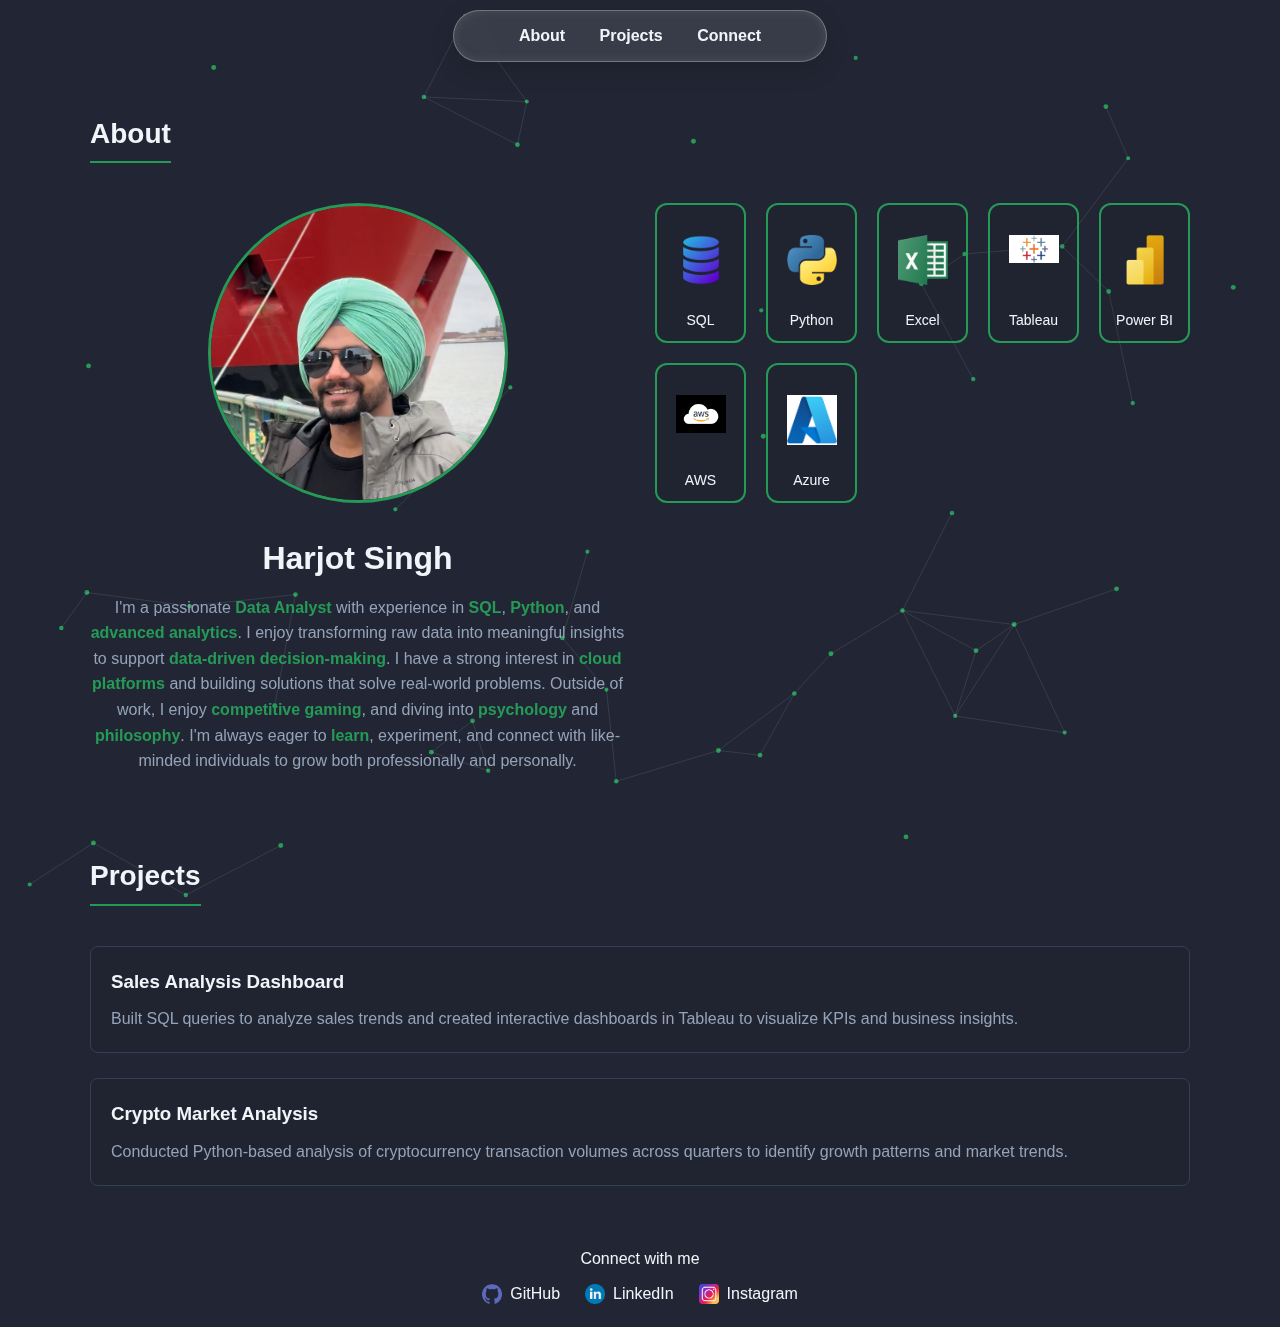
<file: index.html>
<!DOCTYPE html>
<html lang="en">
<head>
    <meta charset="UTF-8">
    <meta name="viewport" content="width=device-width, initial-scale=1.0">
    <title>Harjot Singh | Data Analyst</title>
    <link rel="stylesheet" href="css/style.css">
</head>

<canvas id="bg-canvas"></canvas>
<body>


    

    <!-- ===== Header ===== -->
    <header class="header">
        <nav class="navbar">
            <div class="nav-container">
                <a href="#about">About</a>
                <a href="#projects">Projects</a>
               <!-- <a href="interests.html">Interests</a>-->
                <a href="#connect">Connect</a>
            </div>
        </nav>
    </header>

    <main>

        <!-- ===== About Section ===== -->
        <section id="about" class="about-section">
            <div class="container">

                <h2 class="section-title">About</h2>

                <div class="about-layout">

                    <!-- Left Side -->
                    <div class="about-left">

                        <div class="profile-image">
                            <img src="images/imgimg.jpeg" alt="Harjot Singh">
                        </div>

                      <div class="bio">
    <h1>Harjot Singh</h1>
    <p>
        I'm a passionate <span class="accent-text">Data Analyst</span> with experience in 
        <span class="accent-text">SQL</span>, <span class="accent-text">Python</span>, 
        and <span class="accent-text">advanced analytics</span>. I enjoy transforming raw data 
        into meaningful insights to support <span class="accent-text">data-driven decision-making</span>. 
        I have a strong interest in <span class="accent-text">cloud platforms</span> and building 
        solutions that solve real-world problems. Outside of work, I enjoy 
        <span class="accent-text">competitive gaming</span>, 
        and diving into <span class="accent-text">psychology</span> and <span class="accent-text">philosophy</span>. 
        I'm always eager to <span class="accent-text">learn</span>, experiment, and connect with 
        like-minded individuals to grow both professionally and personally.
    </p>
</div>


                    </div>

                    <!-- Right Side -->
                    <div class="about-right">

                        <div class="skills-grid">

                            <div class="skill-card">
                                <img src="images/sql.png" alt="SQL">
                                <span>SQL</span>
                            </div>

                            <div class="skill-card">
                                <img src="images/python.png" alt="Python">
                                <span>Python</span>
                            </div>

                            <div class="skill-card">
                                <img src="images/excel.png" alt="Excel">
                                <span>Excel</span>
                            </div>

                            <div class="skill-card">
                                <img src="images/tableau.png" alt="Tableau">
                                <span>Tableau</span>
                            </div>

                            <div class="skill-card">
                                <img src="images/powerbi.png" alt="Power BI">
                                <span>Power BI</span>
                            </div>

                            <div class="skill-card">
                                <img src="images/aws.png" alt="AWS">
                                <span>AWS</span>
                            </div>

                            <div class="skill-card">
                                <img src="images/azure.jpg" alt="Azure">
                                <span>Azure</span>
                            </div>

                        </div>

                    </div>

                </div>

            </div>
        </section>

        <!-- ===== Projects Section ===== -->
        <section id="projects" class="projects-section">
            <div class="container">

                <h2 class="section-title">Projects</h2>

                <div class="projects-grid">

                    <div class="project-card">
                        <h3>Sales Analysis Dashboard</h3>
                        <p>
                            Built SQL queries to analyze sales trends and created interactive 
                            dashboards in Tableau to visualize KPIs and business insights.
                        </p>
                    </div>

                    <div class="project-card">
                        <h3>Crypto Market Analysis</h3>
                        <p>
                            Conducted Python-based analysis of cryptocurrency transaction volumes 
                            across quarters to identify growth patterns and market trends.
                        </p>
                    </div>

                </div>

            </div>
        </section>

    </main>

   <footer>
    <p id = "connect"class="connect">Connect with me</p>
    <div class="social-links">
        <a href="https://github.com/machine0man" target="_blank" rel="noopener">
            <img src="images/github.png" alt="GitHub"> GitHub
        </a> 
        <a href="https://www.linkedin.com/in/machine0man" target="_blank" rel="noopener">
            <img src="images/linkedin.png" alt="LinkedIn"> LinkedIn
        </a> 
        <a href="https://www.instagram.com/" target="_blank" rel="noopener">
            <img src="images/instagram.png" alt="Instagram"> Instagram
        </a>
    </div>
</footer>



   <script>
const canvas = document.getElementById("bg-canvas");
const ctx = canvas.getContext("2d");

let width = canvas.width = window.innerWidth;
let height = canvas.height = window.innerHeight;

const nodes = [];
const nodeCount = 50;

// Node class
class Node {
    constructor() {
        this.x = Math.random() * width;
        this.y = Math.random() * height;
        this.vx = (Math.random() - 0.5) * 0.2;
        this.vy = (Math.random() - 0.5) * 0.2;
        this.radius = 2 + Math.random() * 0.5;
    }

    move() {
        this.x += this.vx;
        this.y += this.vy;

        if (this.x < 0 || this.x > width) this.vx *= -1;
        if (this.y < 0 || this.y > height) this.vy *= -1;
    }

    draw() {
        ctx.beginPath();
        ctx.arc(this.x, this.y, this.radius, 0, Math.PI * 2);
        ctx.fillStyle = getComputedStyle(document.documentElement).getPropertyValue('--accent').trim();
        ctx.fill();
    }
}

// Create nodes
for (let i = 0; i < nodeCount; i++) {
    nodes.push(new Node());
}

// Draw edges between close nodes
function drawEdges() {
    for (let i = 0; i < nodes.length; i++) {
        for (let j = i + 1; j < nodes.length; j++) {
            const dx = nodes[i].x - nodes[j].x;
            const dy = nodes[i].y - nodes[j].y;
            const dist = Math.sqrt(dx * dx + dy * dy);
            if (dist < 120) { // max distance to connect
                ctx.beginPath();
                ctx.moveTo(nodes[i].x, nodes[i].y);
                ctx.lineTo(nodes[j].x, nodes[j].y);
                ctx.strokeStyle = "rgba(255,255,255,0.2)"; // white lines
                ctx.lineWidth = 0.5;
                ctx.stroke();
            }
        }
    }
}

// Animation loop
function animate() {
    ctx.clearRect(0, 0, width, height);
    nodes.forEach(node => {
        node.move();
        node.draw();
    });
    drawEdges();
    requestAnimationFrame(animate);
}

animate();

// Resize canvas on window resize
window.addEventListener("resize", () => {
    width = canvas.width = window.innerWidth;
    height = canvas.height = window.innerHeight;
});
</script>


</body>
</html>
</file>
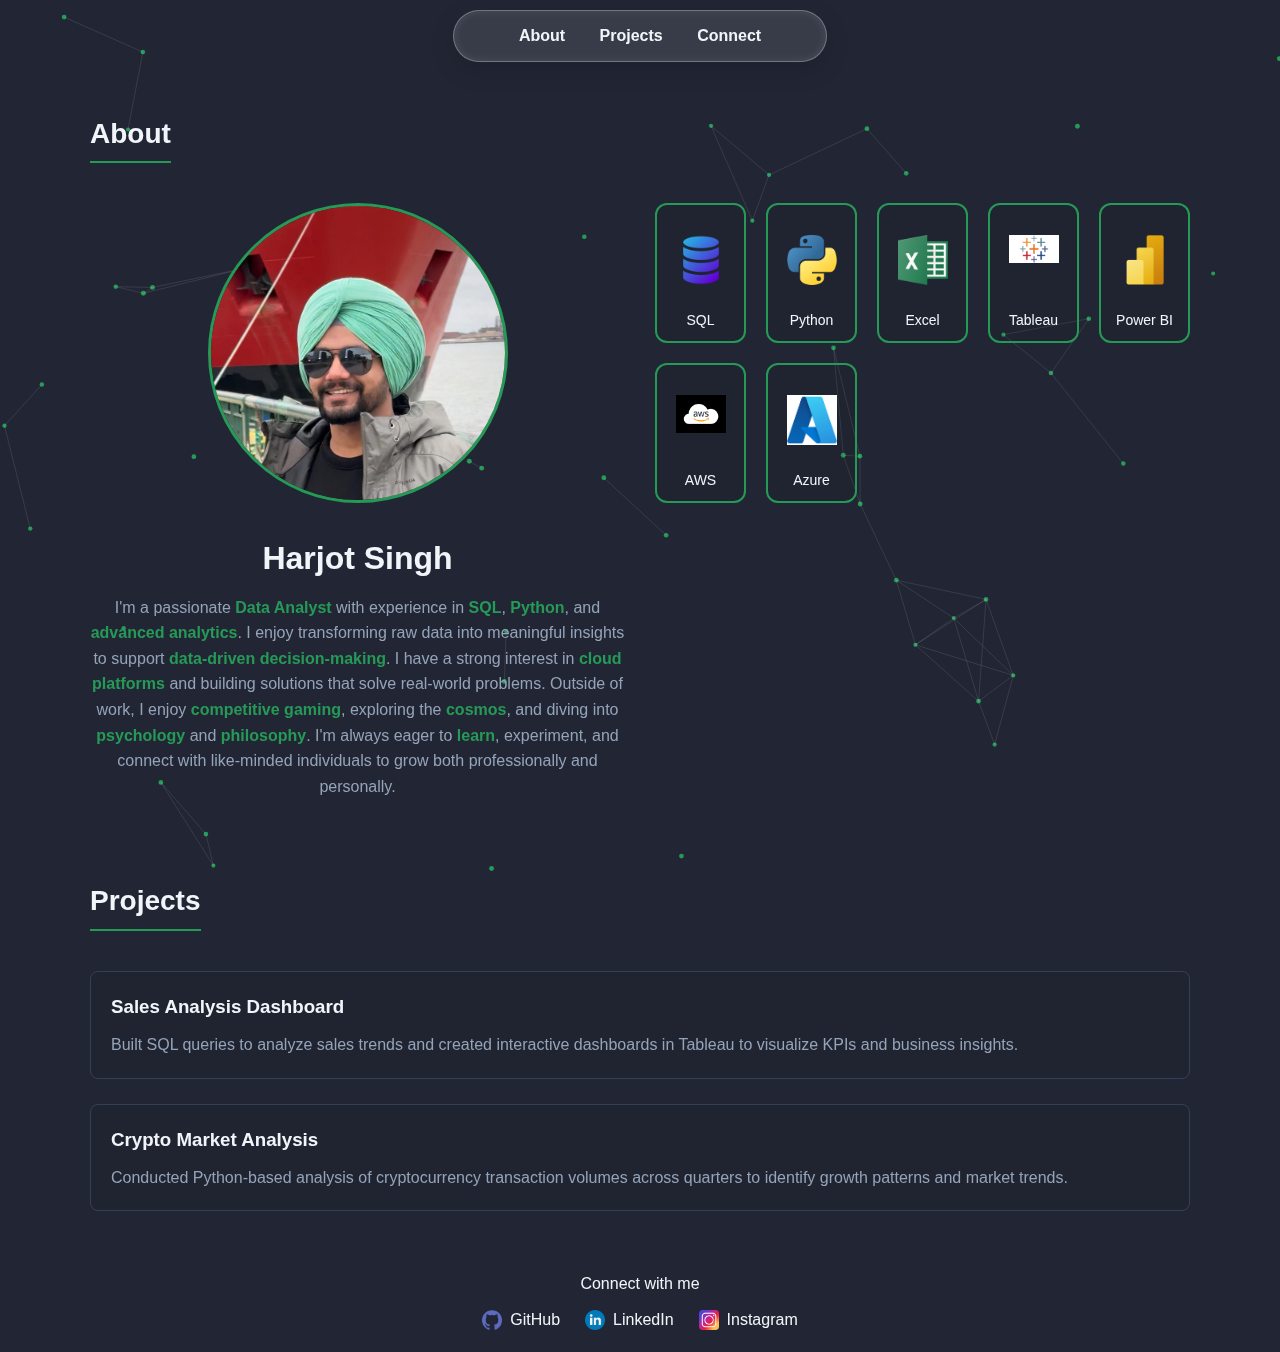
<file: home.html>
<!DOCTYPE html>
<html lang="en">
<head>
    <meta charset="UTF-8">
    <meta name="viewport" content="width=device-width, initial-scale=1.0">
    <title>Harjot Singh | Data Analyst</title>
    <link rel="stylesheet" href="css/style.css">
</head>

<canvas id="bg-canvas"></canvas>
<body>


    

    <!-- ===== Header ===== -->
    <header class="header">
        <nav class="navbar">
            <div class="nav-container">
                <a href="#about">About</a>
                <a href="#projects">Projects</a>
               <!-- <a href="interests.html">Interests</a>-->
                <a href="#connect">Connect</a>
            </div>
        </nav>
    </header>

    <main>

        <!-- ===== About Section ===== -->
        <section id="about" class="about-section">
            <div class="container">

                <h2 class="section-title">About</h2>

                <div class="about-layout">

                    <!-- Left Side -->
                    <div class="about-left">

                        <div class="profile-image">
                            <img src="images/imgimg.jpeg" alt="Harjot Singh">
                        </div>

                      <div class="bio">
    <h1>Harjot Singh</h1>
    <p>
        I'm a passionate <span class="accent-text">Data Analyst</span> with experience in 
        <span class="accent-text">SQL</span>, <span class="accent-text">Python</span>, 
        and <span class="accent-text">advanced analytics</span>. I enjoy transforming raw data 
        into meaningful insights to support <span class="accent-text">data-driven decision-making</span>. 
        I have a strong interest in <span class="accent-text">cloud platforms</span> and building 
        solutions that solve real-world problems. Outside of work, I enjoy 
        <span class="accent-text">competitive gaming</span>, exploring the <span class="accent-text">cosmos</span>, 
        and diving into <span class="accent-text">psychology</span> and <span class="accent-text">philosophy</span>. 
        I'm always eager to <span class="accent-text">learn</span>, experiment, and connect with 
        like-minded individuals to grow both professionally and personally.
    </p>
</div>


                    </div>

                    <!-- Right Side -->
                    <div class="about-right">

                        <div class="skills-grid">

                            <div class="skill-card">
                                <img src="images/sql.png" alt="SQL">
                                <span>SQL</span>
                            </div>

                            <div class="skill-card">
                                <img src="images/python.png" alt="Python">
                                <span>Python</span>
                            </div>

                            <div class="skill-card">
                                <img src="images/excel.png" alt="Excel">
                                <span>Excel</span>
                            </div>

                            <div class="skill-card">
                                <img src="images/tableau.png" alt="Tableau">
                                <span>Tableau</span>
                            </div>

                            <div class="skill-card">
                                <img src="images/powerbi.png" alt="Power BI">
                                <span>Power BI</span>
                            </div>

                            <div class="skill-card">
                                <img src="images/aws.png" alt="AWS">
                                <span>AWS</span>
                            </div>

                            <div class="skill-card">
                                <img src="images/azure.jpg" alt="Azure">
                                <span>Azure</span>
                            </div>

                        </div>

                    </div>

                </div>

            </div>
        </section>

        <!-- ===== Projects Section ===== -->
        <section id="projects" class="projects-section">
            <div class="container">

                <h2 class="section-title">Projects</h2>

                <div class="projects-grid">

                    <div class="project-card">
                        <h3>Sales Analysis Dashboard</h3>
                        <p>
                            Built SQL queries to analyze sales trends and created interactive 
                            dashboards in Tableau to visualize KPIs and business insights.
                        </p>
                    </div>

                    <div class="project-card">
                        <h3>Crypto Market Analysis</h3>
                        <p>
                            Conducted Python-based analysis of cryptocurrency transaction volumes 
                            across quarters to identify growth patterns and market trends.
                        </p>
                    </div>

                </div>

            </div>
        </section>

    </main>

   <footer>
    <p id = "connect"class="connect">Connect with me</p>
    <div class="social-links">
        <a href="https://github.com/machine0man" target="_blank" rel="noopener">
            <img src="images/github.png" alt="GitHub"> GitHub
        </a> 
        <a href="https://www.linkedin.com/in/machine0man" target="_blank" rel="noopener">
            <img src="images/linkedin.png" alt="LinkedIn"> LinkedIn
        </a> 
        <a href="https://www.instagram.com/" target="_blank" rel="noopener">
            <img src="images/instagram.png" alt="Instagram"> Instagram
        </a>
    </div>
</footer>



   <script>
const canvas = document.getElementById("bg-canvas");
const ctx = canvas.getContext("2d");

let width = canvas.width = window.innerWidth;
let height = canvas.height = window.innerHeight;

const nodes = [];
const nodeCount = 50;

// Node class
class Node {
    constructor() {
        this.x = Math.random() * width;
        this.y = Math.random() * height;
        this.vx = (Math.random() - 0.5) * 0.2;
        this.vy = (Math.random() - 0.5) * 0.2;
        this.radius = 2 + Math.random() * 0.5;
    }

    move() {
        this.x += this.vx;
        this.y += this.vy;

        if (this.x < 0 || this.x > width) this.vx *= -1;
        if (this.y < 0 || this.y > height) this.vy *= -1;
    }

    draw() {
        ctx.beginPath();
        ctx.arc(this.x, this.y, this.radius, 0, Math.PI * 2);
        ctx.fillStyle = getComputedStyle(document.documentElement).getPropertyValue('--accent').trim();
        ctx.fill();
    }
}

// Create nodes
for (let i = 0; i < nodeCount; i++) {
    nodes.push(new Node());
}

// Draw edges between close nodes
function drawEdges() {
    for (let i = 0; i < nodes.length; i++) {
        for (let j = i + 1; j < nodes.length; j++) {
            const dx = nodes[i].x - nodes[j].x;
            const dy = nodes[i].y - nodes[j].y;
            const dist = Math.sqrt(dx * dx + dy * dy);
            if (dist < 120) { // max distance to connect
                ctx.beginPath();
                ctx.moveTo(nodes[i].x, nodes[i].y);
                ctx.lineTo(nodes[j].x, nodes[j].y);
                ctx.strokeStyle = "rgba(255,255,255,0.2)"; // white lines
                ctx.lineWidth = 0.5;
                ctx.stroke();
            }
        }
    }
}

// Animation loop
function animate() {
    ctx.clearRect(0, 0, width, height);
    nodes.forEach(node => {
        node.move();
        node.draw();
    });
    drawEdges();
    requestAnimationFrame(animate);
}

animate();

// Resize canvas on window resize
window.addEventListener("resize", () => {
    width = canvas.width = window.innerWidth;
    height = canvas.height = window.innerHeight;
});
</script>


</body>
</html>
</file>
<file: css/style.css>
/* ===== Root Variables ===== */
:root {
    --bg-main: #222634;
    --bg-card: #0000000d;
    --accent: #259a57;
    --text-main: #f1f5f9;
    --text-dim: #94a3b8;
    --border: #334155;
}

/* ===== Canvas Fullscreen Background ===== */
#bg-canvas {
    position: fixed;
    top: 0;
    left: 0;
    width: 100%;
    height: 100%;
    z-index: -1; /* behind all content */
    background-color: var(--bg-main);
}


/* ===== Reset ===== */
* {
    margin: 0;
    padding: 0;
    box-sizing: border-box;
}

body {
    font-family: Arial, Helvetica, sans-serif;
    background-color: var(--bg-main);
    color: var(--text-main);
    line-height: 1.6;
}

/* Highlight key words with accent color */
.accent-text {
    color: var(--accent);
    font-weight: 600; /* optional: makes highlighted words stand out */
}


/* ===== Container ===== */
.container {
    width: 90%;
    max-width: 1100px;
    margin: auto;
    padding: 40px 0;
}

/* ===== Navbar Container ===== */
.header {
    background: rbgsa(0, 0, 0, 0); 
    padding: 10px 0; /* more space for outer outline */
    display: flex;
    justify-content: center;
}

/* Outer circular/pill outline */
.navbar {
    display: flex;
    justify-content: center;
    gap: 30px;
    padding: 12px 50px; /* inner padding */
    border-radius: 50px; /* pill shape */
    
    background: rgba(255, 255, 255, 0.1); /* semi-transparent glass */
    border: 1px solid rgba(255, 255, 255, 0.3); /* subtle outline */
    backdrop-filter: blur(12px); /* frosted glass effect */
    -webkit-backdrop-filter: blur(12px); /* Safari support */
    
    box-shadow: 0 8px 25px rgba(0,0,0,0.15), /* soft outer shadow */
                inset 0 0 10px rgba(255,255,255,0.1); /* subtle inner glow */
    
    transition: all 0.3s ease;

    
    /* Sticky on top */
    position: sticky;
    top: 10px; 
    z-index: 1000; 

}


/* Individual links */
.nav-container a {
    position: relative; /* for underline */
    text-decoration: none;
    color: var(--text-main);
    font-weight: 600;
    padding: 10px 15px;
    transition: color 0.3s ease;
}

/* Underline animation */
.nav-container a::after {
    content: "";
    position: absolute;
    left: 50%;
    bottom: 0;
    transform: translateX(-50%);
    width: 0%;
    height: 2px;
    background: var(--accent);
    transition: width 0.3s ease;
}

.nav-container a:hover::after {
    width: 70%;
}



/* ===== Section Titles ===== */
.section-title {
    font-size: 28px;
    margin-bottom: 40px;
    border-bottom: 2px solid var(--accent);
    display: inline-block;
    padding-bottom: 5px;
}

/* ===== About Layout ===== */
.about-layout {
    display: grid;
    grid-template-columns: 1fr 1fr;
    gap: 30px;
}

/* Left Side */
.about-left {
    display: flex;
    flex-direction: column;
    gap: 20px;
}

.profile-image img {
    width: 300px;
    height: 300px;
    object-fit: cover;
    border-radius: 50%;      /* circular profile picture */
    border: 3px solid var(--accent);
    display: block;           /* ensures proper centering */
    margin: 0 auto;           /* horizontally center */
}

.bio {
    text-align: center;   /* centers the text only */
    max-width: 600px;     /* optional: prevents super wide lines */
    margin-top: 10px;     /* spacing from the image */
}

.bio h1 {
    margin-bottom: 10px;
    color: var(--text-main);
}

.bio p {
    color: var(--text-dim);
    line-height: 1.6;
}

.skills-grid {
    display: grid;
    grid-template-columns: repeat(auto-fill, minmax(90px, 1fr)); /* narrower cards */
    gap: 20px;
}

.skill-card {
    background: var(--bg-card);
    border-radius: 12px;
    height: 140px; /* taller card */
    display: flex;
    flex-direction: column;
    justify-content: flex-end; /* text anchored at bottom */
    align-items: center;         /* centers image horizontally */
    padding: 10px;
    text-align: center;
    color: var(--text-main);
    border: 2px solid var(--accent); /* visible border */
}

.skill-card img {
    padding-top: 20px;
    width: 50px;       /* size of image */
    display: block;    /* ensures proper centering */
    margin: 0 auto;    /* horizontally centers image */
    margin-bottom: auto; /* pushes text to bottom */
}

.skill-card span {
    font-size: 14px;
    margin-top: 10px;
}

/* Remove hover effect entirely */
.skill-card:hover {
    transform: none;
}


/* ===== Projects ===== */
.projects-grid {
    display: grid;
    gap: 25px;
}

.project-card {
    background: var(--bg-card);
    border: 1px solid var(--border);
    border-radius: 8px;
    padding: 20px;
    transition: 0.3s;
}

.project-card h3 {
    margin-bottom: 10px;
}

.project-card p {
    color: var(--text-dim);
}

.project-card:hover {
    border-color: var(--accent);
}

/* ===== Footer ===== */
.footer {
    text-align: center;
    padding: 20px;
    border-top: 1px solid var(--border);
    background: var(--bg-card);
    font-size: 14px;
    color: var(--text-dim);
}


footer {
    background: transparent; /* no color */
    text-align: center;       /* center all content */
    padding: 20px 10px;
    color: var(--text-main);
    font-size: 16px;
    display: flex;
    flex-direction: column;
    align-items: center;
    gap: 10px;
}

footer .connect-text {
    font-weight: 600;
    color: var(--text-main);
}

footer .social-links {
    display: flex;
    gap: 25px;
    justify-content: center;
    flex-wrap: wrap; /* wrap on small screens */
}

footer .social-links a {
    display: flex;
    align-items: center;
    gap: 8px;
    color: var(--text-main);
    text-decoration: none;
    font-weight: 500;
    transition: color 0.3s ease;
}

footer .social-links a img {
    width: 20px;
    height: 20px;
}

footer .social-links a:hover {
    color: var(--accent); /* subtle hover accent */
}



/* ===== Responsive ===== */
@media (max-width: 768px) {
    .about-layout {
        grid-template-columns: 1fr;
    }

    .nav-container {
        justify-content: center;
    }
}
</file>
